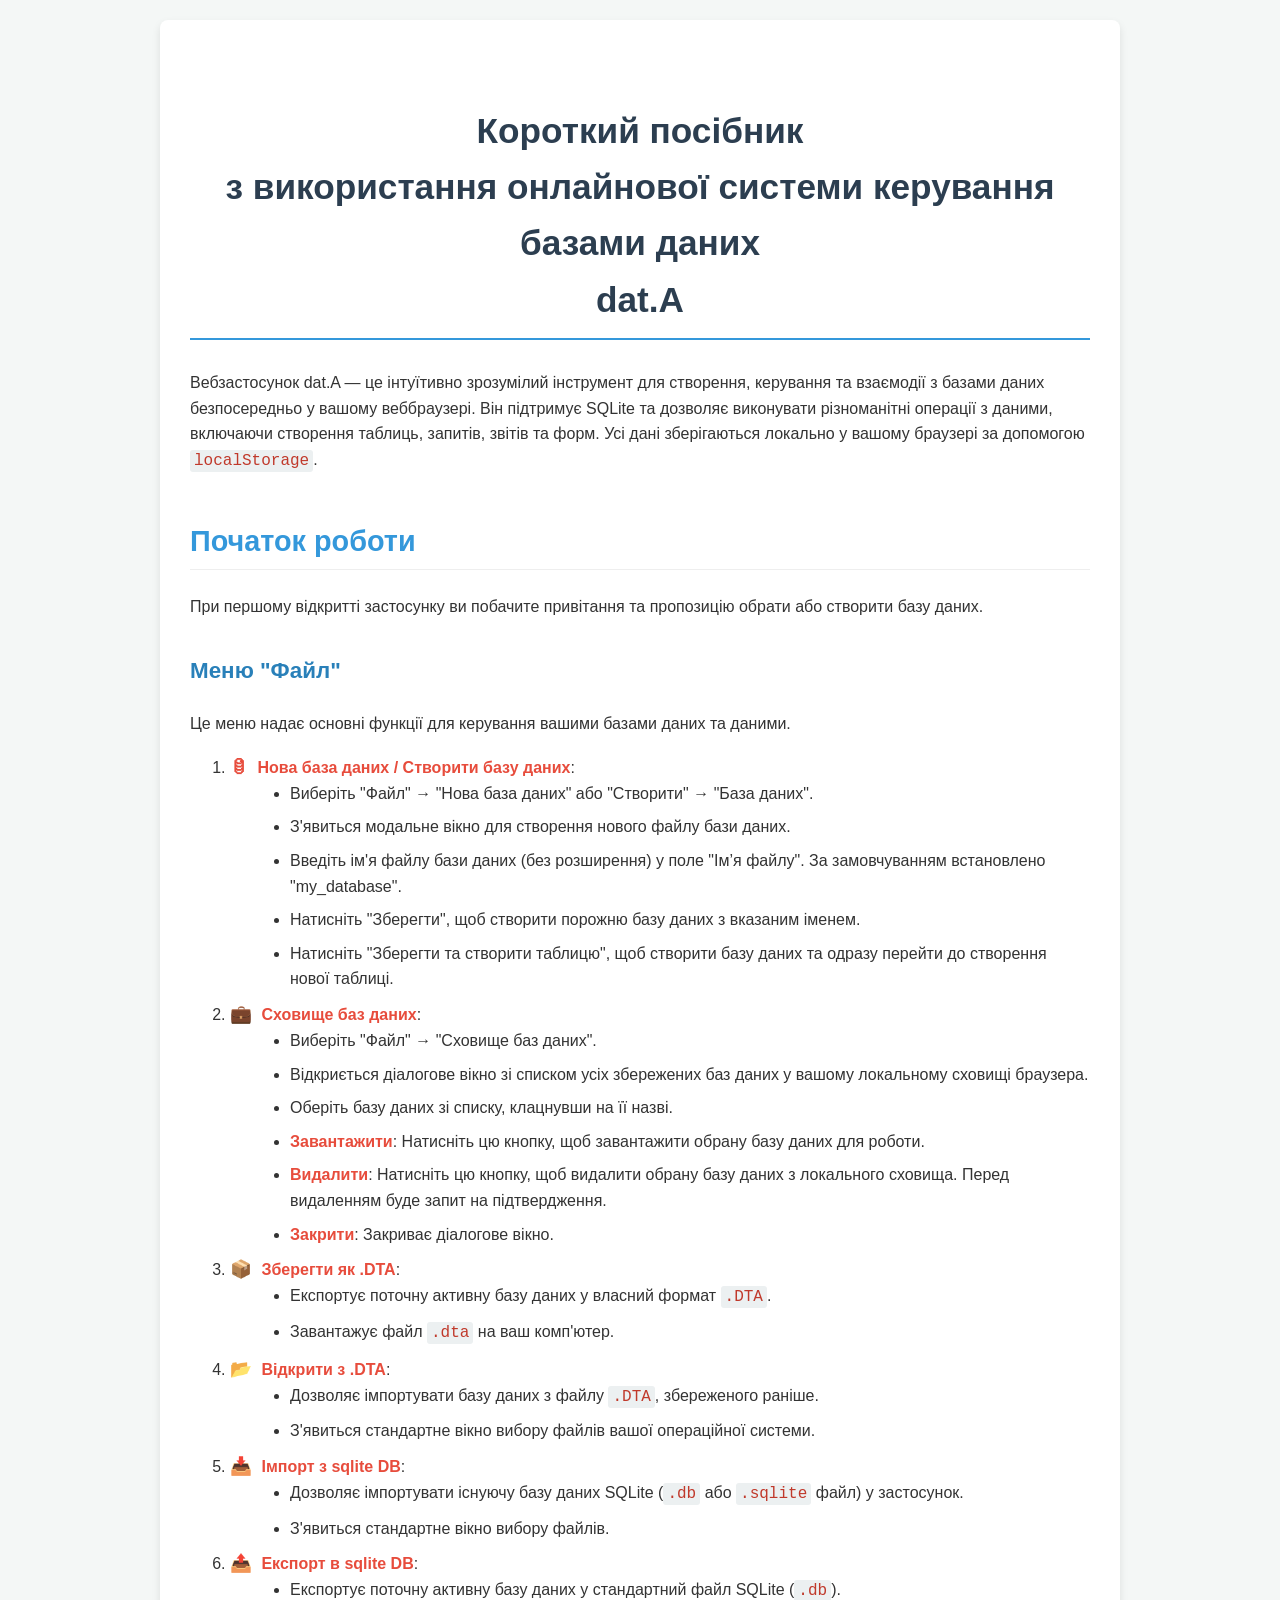
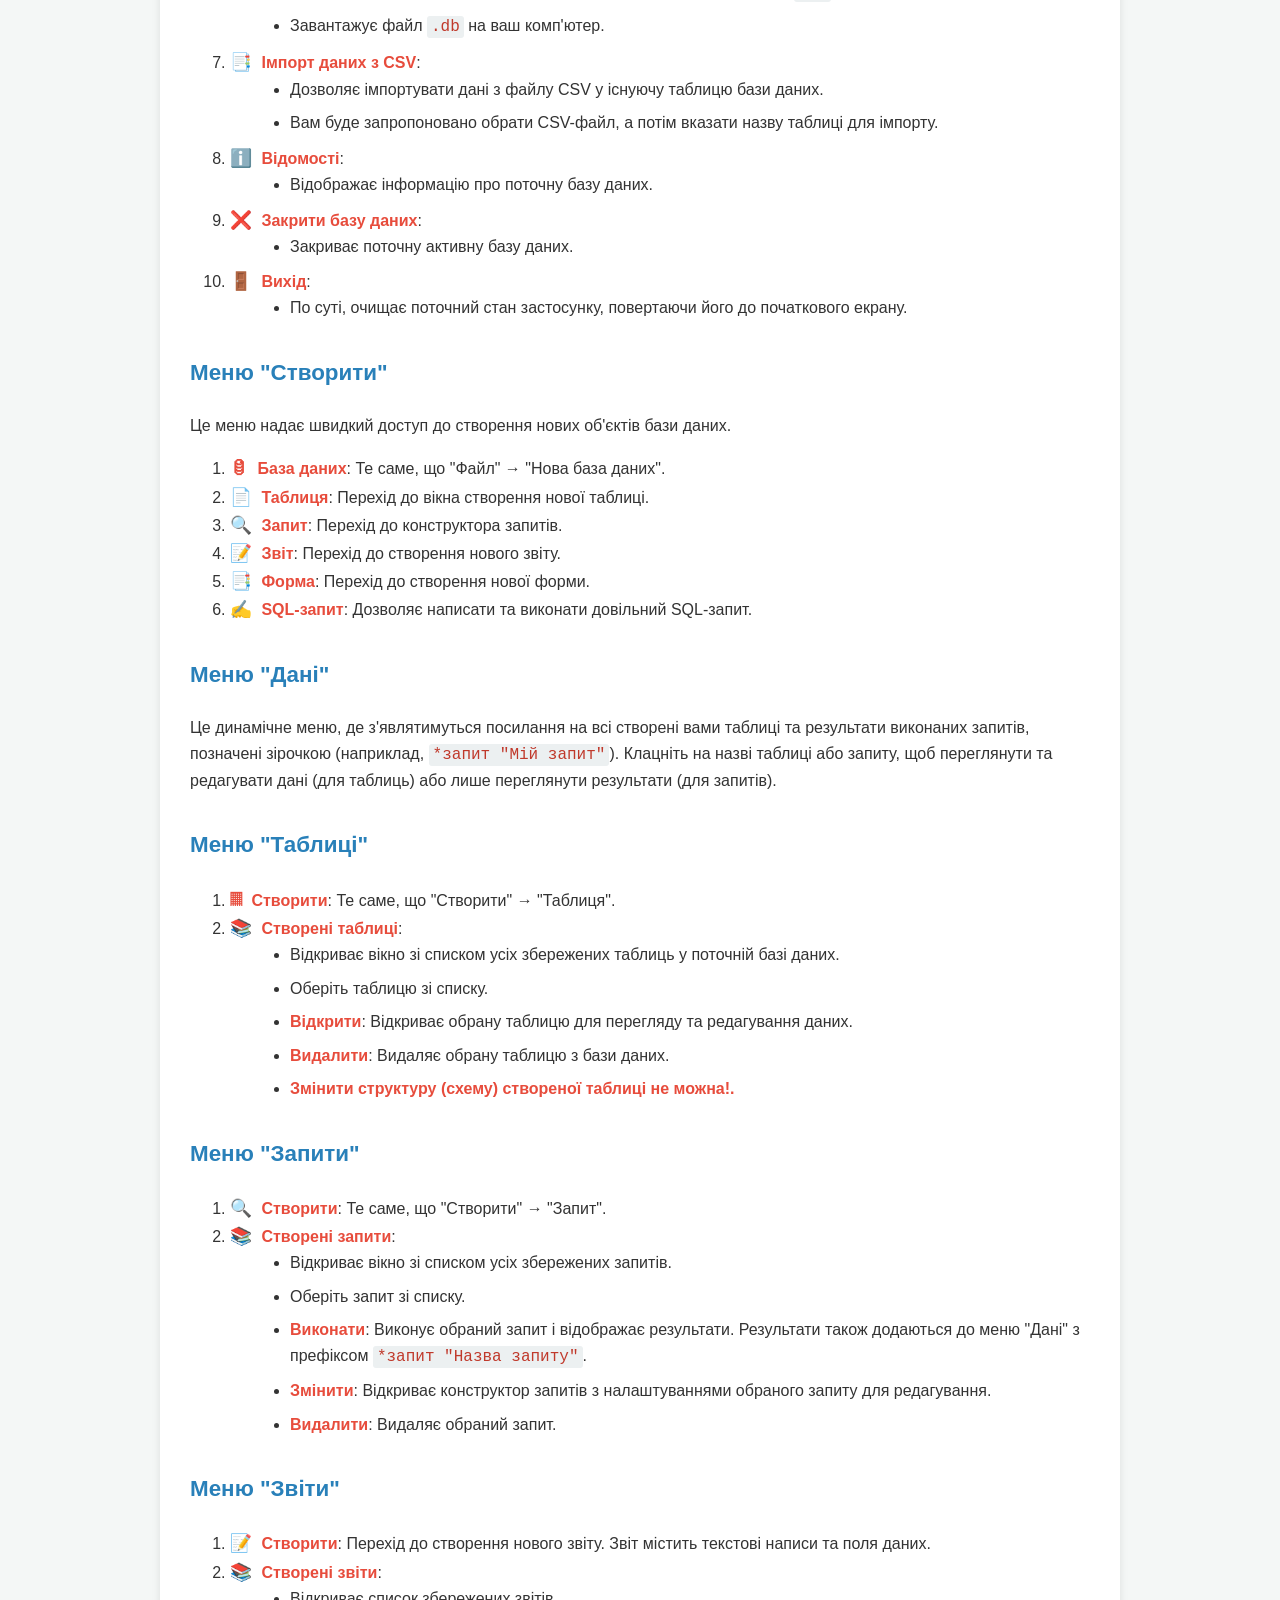
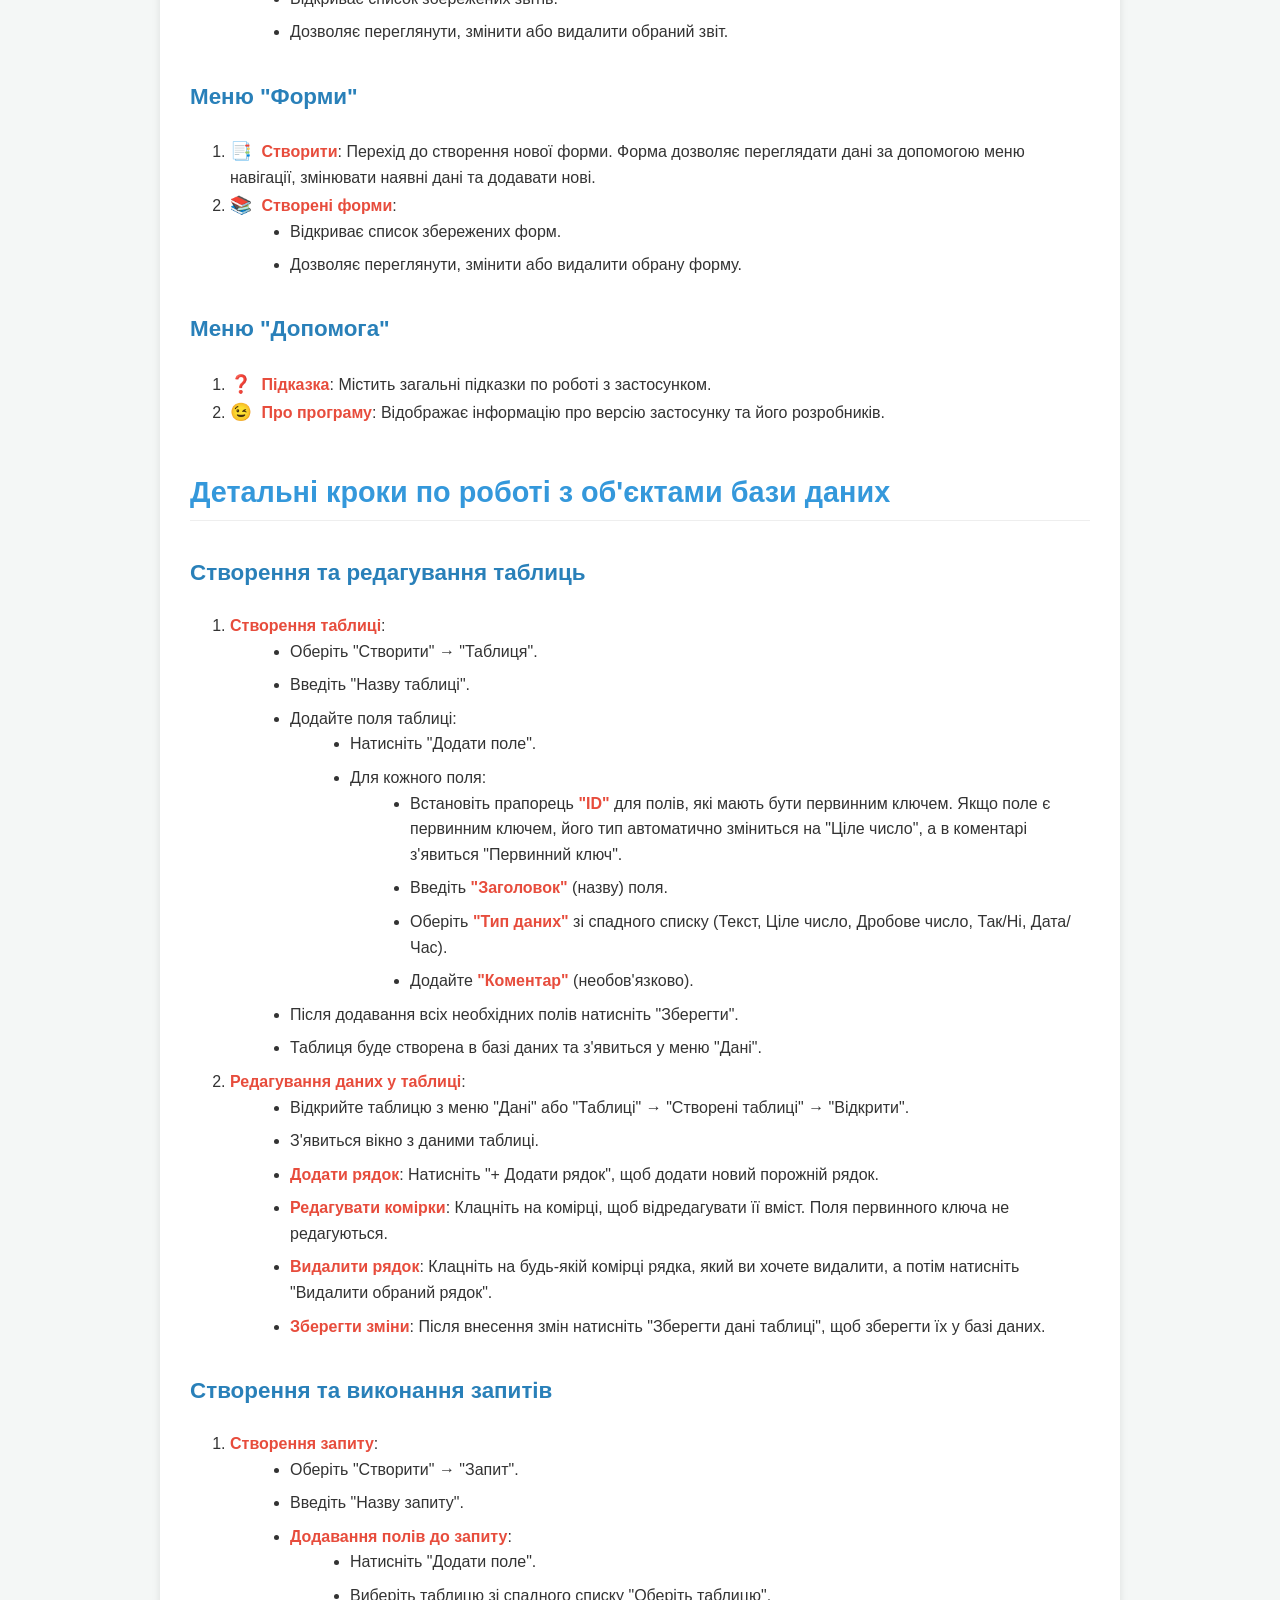
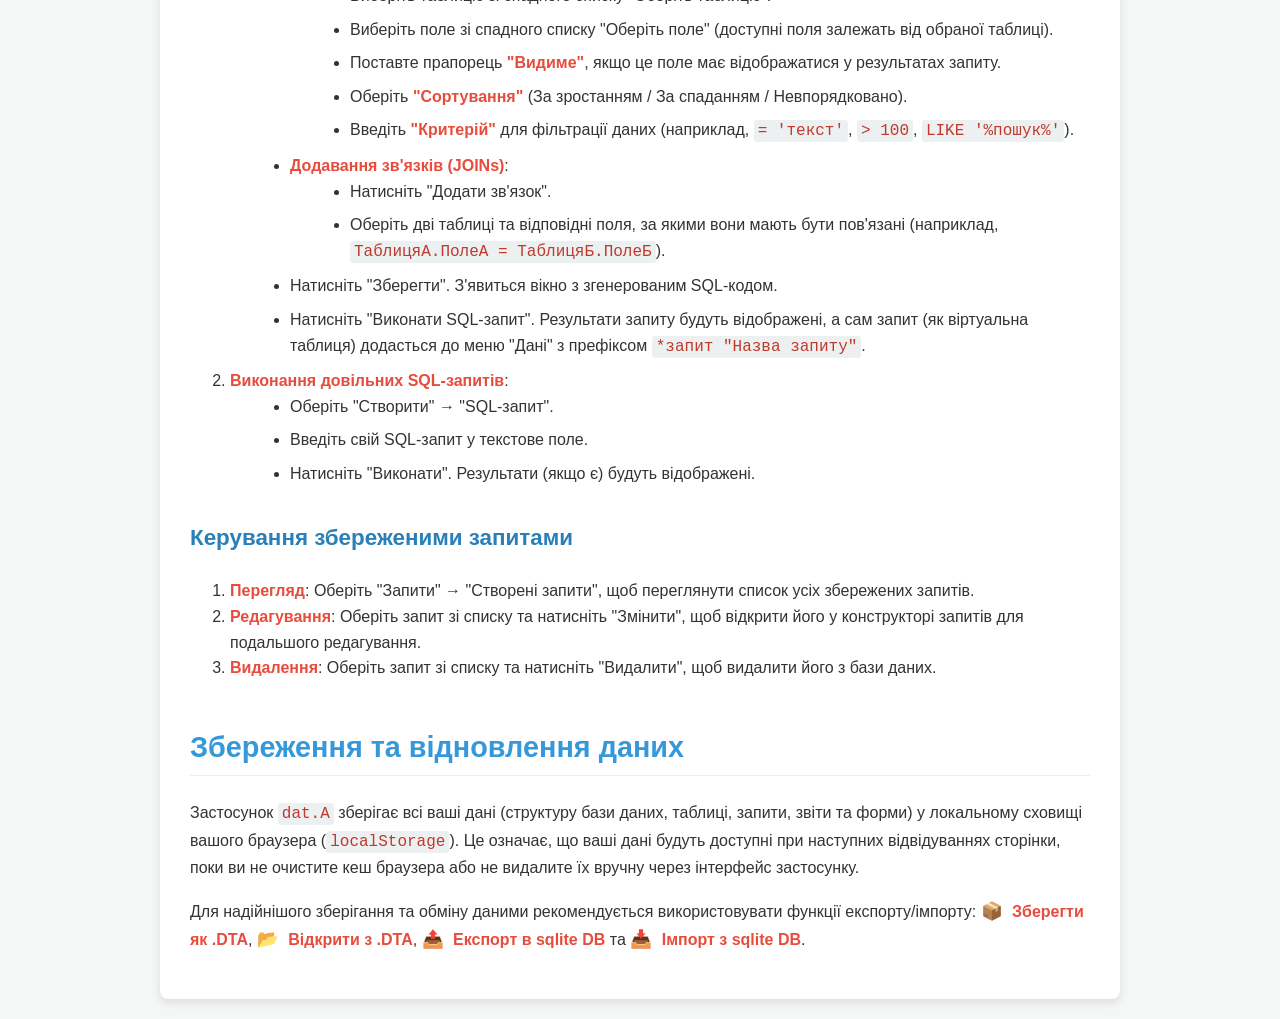
<file: testing/help.html>
<!DOCTYPE html>
<html lang="uk">
<head>
    <meta charset="UTF-8">
    <meta name="viewport" content="width=device-width, initial-scale=1.0">
    <title>Інструкція з використання dat.A</title>
    <style>
        body {
            font-family: 'Segoe UI', Tahoma, Geneva, Verdana, sans-serif;
            line-height: 1.6;
            margin: 20px;
            background-color: #f4f7f6;
            color: #333;
        }
        .container {
            max-width: 900px;
            margin: 0 auto;
            background-color: #fff;
            padding: 30px;
            border-radius: 8px;
            box-shadow: 0 4px 8px rgba(0, 0, 0, 0.1);
        }
        h1, h2, h3, h4 {
            color: #2c3e50;
            margin-top: 1.5em;
        }
        h1 {
            font-size: 2.2em;
            text-align: center;
            border-bottom: 2px solid #3498db;
            padding-bottom: 10px;
            margin-bottom: 30px;
        }
        h2 {
            font-size: 1.8em;
            color: #3498db;
            border-bottom: 1px solid #eee;
            padding-bottom: 5px;
        }
        h3 {
            font-size: 1.4em;
            color: #2980b9;
        }
        ul {
            list-style-type: disc;
            margin-left: 20px;
        }
        ul li {
            margin-bottom: 8px;
        }
        strong {
            color: #e74c3c;
        }
        code {
            background-color: #ecf0f1;
            padding: 2px 4px;
            border-radius: 3px;
            font-family: 'Consolas', 'Courier New', monospace;
            color: #c0392b;
        }
        p {
            margin-bottom: 1em;
        }
        .icon {
            font-size: 1.1em;
            margin-right: 5px;
        }
    </style>
</head>
<body>
    <div class="container">
        <h1>Короткий посібник</br>
        з використання онлайнової системи керування базами даних</br>
        dat.A</h1>

        <p>Вебзастосунок dat.A — це інтуїтивно зрозумілий інструмент для створення, керування та взаємодії з базами даних безпосередньо у вашому веббраузері. Він підтримує SQLite та дозволяє виконувати різноманітні операції з даними, включаючи створення таблиць, запитів, звітів та форм. Усі дані зберігаються локально у вашому браузері за допомогою <code>localStorage</code>.</p>

        <h2>Початок роботи</h2>
        <p>При першому відкритті застосунку ви побачите привітання та пропозицію обрати або створити базу даних.</p>

        <h3>Меню "Файл"</h3>
        <p>Це меню надає основні функції для керування вашими базами даних та даними.</p>
        <ol>
            <li><strong><span class="icon">🛢</span> Нова база даних / Створити базу даних</strong>:
                <ul>
                    <li>Виберіть "Файл" &rarr; "Нова база даних" або "Створити" &rarr; "База даних".</li>
                    <li>З'явиться модальне вікно для створення нового файлу бази даних.</li>
                    <li>Введіть ім'я файлу бази даних (без розширення) у поле "Ім’я файлу". За замовчуванням встановлено "my_database".</li>
                    <li>Натисніть "Зберегти", щоб створити порожню базу даних з вказаним іменем.</li>
                    <li>Натисніть "Зберегти та створити таблицю", щоб створити базу даних та одразу перейти до створення нової таблиці.</li>
                </ul>
            </li>
            <li><strong><span class="icon">💼</span> Сховище баз даних</strong>:
                <ul>
                    <li>Виберіть "Файл" &rarr; "Сховище баз даних".</li>
                    <li>Відкриється діалогове вікно зі списком усіх збережених баз даних у вашому локальному сховищі браузера.</li>
                    <li>Оберіть базу даних зі списку, клацнувши на її назві.</li>
                    <li><strong>Завантажити</strong>: Натисніть цю кнопку, щоб завантажити обрану базу даних для роботи.</li>
                    <li><strong>Видалити</strong>: Натисніть цю кнопку, щоб видалити обрану базу даних з локального сховища. Перед видаленням буде запит на підтвердження.</li>
                    <li><strong>Закрити</strong>: Закриває діалогове вікно.</li>
                </ul>
            </li>
            <li><strong><span class="icon">📦</span> Зберегти як .DTA</strong>:
                <ul>
                    <li>Експортує поточну активну базу даних у власний формат <code>.DTA</code>.</li>
                    <li>Завантажує файл <code>.dta</code> на ваш комп'ютер.</li>
                </ul>
            </li>
            <li><strong><span class="icon">📂</span> Відкрити з .DTA</strong>:
                <ul>
                    <li>Дозволяє імпортувати базу даних з файлу <code>.DTA</code>, збереженого раніше.</li>
                    <li>З'явиться стандартне вікно вибору файлів вашої операційної системи.</li>
                </ul>
            </li>
            <li><strong><span class="icon">📥</span> Імпорт з sqlite DB</strong>:
                <ul>
                    <li>Дозволяє імпортувати існуючу базу даних SQLite (<code>.db</code> або <code>.sqlite</code> файл) у застосунок.</li>
                    <li>З'явиться стандартне вікно вибору файлів.</li>
                </ul>
            </li>
            <li><strong><span class="icon">📤</span> Експорт в sqlite DB</strong>:
                <ul>
                    <li>Експортує поточну активну базу даних у стандартний файл SQLite (<code>.db</code>).</li>
                    <li>Завантажує файл <code>.db</code> на ваш комп'ютер.</li>
                </ul>
            </li>
            <li><strong><span class="icon">📑</span> Імпорт даних з CSV</strong>:
                <ul>
                    <li>Дозволяє імпортувати дані з файлу CSV у існуючу таблицю бази даних.</li>
                    <li>Вам буде запропоновано обрати CSV-файл, а потім вказати назву таблиці для імпорту.</li>
                </ul>
            </li>
            <li><strong><span class="icon">ℹ️</span> Відомості</strong>:
                <ul>
                    <li>Відображає інформацію про поточну базу даних.</li>
                </ul>
            </li>
            <li><strong><span class="icon">❌</span> Закрити базу даних</strong>:
                <ul>
                    <li>Закриває поточну активну базу даних.</li>
                </ul>
            </li>
            <li><strong><span class="icon">🚪</span> Вихід</strong>:
                <ul>
                    <li>По суті, очищає поточний стан застосунку, повертаючи його до початкового екрану.</li>
                </ul>
            </li>
        </ol>

        <h3>Меню "Створити"</h3>
        <p>Це меню надає швидкий доступ до створення нових об'єктів бази даних.</p>
        <ol>
            <li><strong><span class="icon">🛢</span> База даних</strong>: Те саме, що "Файл" &rarr; "Нова база даних".</li>
            <li><strong><span class="icon">📄</span> Таблиця</strong>: Перехід до вікна створення нової таблиці.</li>
            <li><strong><span class="icon">🔍</span> Запит</strong>: Перехід до конструктора запитів.</li>
            <li><strong><span class="icon">📝</span> Звіт</strong>: Перехід до створення нового звіту.</li>
            <li><strong><span class="icon">📑</span> Форма</strong>: Перехід до створення нової форми.</li>
            <li><strong><span class="icon">✍️</span> SQL-запит</strong>: Дозволяє написати та виконати довільний SQL-запит.</li>
        </ol>

        <h3>Меню "Дані"</h3>
        <p>Це динамічне меню, де з'являтимуться посилання на всі створені вами таблиці та результати виконаних запитів, позначені зірочкою (наприклад, <code>*запит "Мій запит"</code>). Клацніть на назві таблиці або запиту, щоб переглянути та редагувати дані (для таблиць) або лише переглянути результати (для запитів).</p>

        <h3>Меню "Таблиці"</h3>
        <ol>
            <li><strong><span class="icon">𝄜</span> Створити</strong>: Те саме, що "Створити" &rarr; "Таблиця".</li>
            <li><strong><span class="icon">📚</span> Створені таблиці</strong>:
                <ul>
                    <li>Відкриває вікно зі списком усіх збережених таблиць у поточній базі даних.</li>
                    <li>Оберіть таблицю зі списку.</li>
                    <li><strong>Відкрити</strong>: Відкриває обрану таблицю для перегляду та редагування даних.</li>                    
                    <li><strong>Видалити</strong>: Видаляє обрану таблицю з бази даних.</li>
                    <li><strong>Змінити структуру (схему) створеної таблиці не можна!.</strong></li>
                </ul>
            </li>
        </ol>

        <h3>Меню "Запити"</h3>
        <ol>
            <li><strong><span class="icon">🔍</span> Створити</strong>: Те саме, що "Створити" &rarr; "Запит".</li>
            <li><strong><span class="icon">📚</span> Створені запити</strong>:
                <ul>
                    <li>Відкриває вікно зі списком усіх збережених запитів.</li>
                    <li>Оберіть запит зі списку.</li>
                    <li><strong>Виконати</strong>: Виконує обраний запит і відображає результати. Результати також додаються до меню "Дані" з префіксом <code>*запит "Назва запиту"</code>.</li>
                    <li><strong>Змінити</strong>: Відкриває конструктор запитів з налаштуваннями обраного запиту для редагування.</li>
                    <li><strong>Видалити</strong>: Видаляє обраний запит.</li>
                </ul>
            </li>
        </ol>

        <h3>Меню "Звіти"</h3>
        <ol>
            <li><strong><span class="icon">📝</span> Створити</strong>: Перехід до створення нового звіту. Звіт містить текстові написи та поля даних.</li>
            <li><strong><span class="icon">📚</span> Створені звіти</strong>:
                <ul>
                    <li>Відкриває список збережених звітів.</li>
                    <li>Дозволяє переглянути, змінити або видалити обраний звіт.</li>
                </ul>
            </li>
        </ol>

        <h3>Меню "Форми"</h3>
        <ol>
            <li><strong><span class="icon">📑</span> Створити</strong>: Перехід до створення нової форми. Форма дозволяє переглядати дані за допомогою меню навігації, змінювати наявні дані та додавати нові.</li>
            <li><strong><span class="icon">📚</span> Створені форми</strong>:
                <ul>
                    <li>Відкриває список збережених форм.</li>
                    <li>Дозволяє переглянути, змінити або видалити обрану форму.</li>
                </ul>
            </li>
        </ol>

        <h3>Меню "Допомога"</h3>
        <ol>
            <li><strong><span class="icon">❓</span> Підказка</strong>: Містить загальні підказки по роботі з застосунком.</li>
            <li><strong><span class="icon">😉</span> Про програму</strong>: Відображає інформацію про версію застосунку та його розробників.</li>
        </ol>

        <h2>Детальні кроки по роботі з об'єктами бази даних</h2>

        <h3>Створення та редагування таблиць</h3>
        <ol>
            <li><strong>Створення таблиці</strong>:
                <ul>
                    <li>Оберіть "Створити" &rarr; "Таблиця".</li>
                    <li>Введіть "Назву таблиці".</li>
                    <li>Додайте поля таблиці:
                        <ul>
                            <li>Натисніть "Додати поле".</li>
                            <li>Для кожного поля:
                                <ul>
                                    <li>Встановіть прапорець <strong>"ID"</strong> для полів, які мають бути первинним ключем. Якщо поле є первинним ключем, його тип автоматично зміниться на "Ціле число", а в коментарі з'явиться "Первинний ключ".</li>
                                    <li>Введіть <strong>"Заголовок"</strong> (назву) поля.</li>
                                    <li>Оберіть <strong>"Тип даних"</strong> зі спадного списку (Текст, Ціле число, Дробове число, Так/Ні, Дата/Час).</li>
                                    <li>Додайте <strong>"Коментар"</strong> (необов'язково).</li>
                                </ul>
                            </li>
                        </ul>
                    </li>
                    <li>Після додавання всіх необхідних полів натисніть "Зберегти".</li>
                    <li>Таблиця буде створена в базі даних та з'явиться у меню "Дані".</li>
                </ul>
            </li>
            <li><strong>Редагування даних у таблиці</strong>:
                <ul>
                    <li>Відкрийте таблицю з меню "Дані" або "Таблиці" &rarr; "Створені таблиці" &rarr; "Відкрити".</li>
                    <li>З'явиться вікно з даними таблиці.</li>
                    <li><strong>Додати рядок</strong>: Натисніть "+ Додати рядок", щоб додати новий порожній рядок.</li>
                    <li><strong>Редагувати комірки</strong>: Клацніть на комірці, щоб відредагувати її вміст. Поля первинного ключа не редагуються.</li>
                    <li><strong>Видалити рядок</strong>: Клацніть на будь-якій комірці рядка, який ви хочете видалити, а потім натисніть "Видалити обраний рядок".</li>
                    <li><strong>Зберегти зміни</strong>: Після внесення змін натисніть "Зберегти дані таблиці", щоб зберегти їх у базі даних.</li>
                </ul>
            </li>
        </ol>

        <h3>Створення та виконання запитів</h3>
        <ol>
            <li><strong>Створення запиту</strong>:
                <ul>
                    <li>Оберіть "Створити" &rarr; "Запит".</li>
                    <li>Введіть "Назву запиту".</li>
                    <li><strong>Додавання полів до запиту</strong>:
                        <ul>
                            <li>Натисніть "Додати поле".</li>
                            <li>Виберіть таблицю зі спадного списку "Оберіть таблицю".</li>
                            <li>Виберіть поле зі спадного списку "Оберіть поле" (доступні поля залежать від обраної таблиці).</li>
                            <li>Поставте прапорець <strong>"Видиме"</strong>, якщо це поле має відображатися у результатах запиту.</li>
                            <li>Оберіть <strong>"Сортування"</strong> (За зростанням / За спаданням / Невпорядковано).</li>
                            <li>Введіть <strong>"Критерій"</strong> для фільтрації даних (наприклад, <code>= 'текст'</code>, <code>&gt; 100</code>, <code>LIKE '%пошук%'</code>).</li>
                        </ul>
                    </li>
                    <li><strong>Додавання зв'язків (JOINs)</strong>:
                        <ul>
                            <li>Натисніть "Додати зв'язок".</li>
                            <li>Оберіть дві таблиці та відповідні поля, за якими вони мають бути пов'язані (наприклад, <code>ТаблицяА.ПолеА = ТаблицяБ.ПолеБ</code>).</li>
                        </ul>
                    </li>
                    <li>Натисніть "Зберегти". З'явиться вікно з згенерованим SQL-кодом.</li>
                    <li>Натисніть "Виконати SQL-запит". Результати запиту будуть відображені, а сам запит (як віртуальна таблиця) додасться до меню "Дані" з префіксом <code>*запит "Назва запиту"</code>.</li>
                </ul>
            </li>
            <li><strong>Виконання довільних SQL-запитів</strong>:
                <ul>
                    <li>Оберіть "Створити" &rarr; "SQL-запит".</li>
                    <li>Введіть свій SQL-запит у текстове поле.</li>
                    <li>Натисніть "Виконати". Результати (якщо є) будуть відображені.</li>
                </ul>
            </li>
        </ol>

        <h3>Керування збереженими запитами</h3>
        <ol>
            <li><strong>Перегляд</strong>: Оберіть "Запити" &rarr; "Створені запити", щоб переглянути список усіх збережених запитів.</li>
            <li><strong>Редагування</strong>: Оберіть запит зі списку та натисніть "Змінити", щоб відкрити його у конструкторі запитів для подальшого редагування.</li>
            <li><strong>Видалення</strong>: Оберіть запит зі списку та натисніть "Видалити", щоб видалити його з бази даних.</li>
        </ol>

        <h2>Збереження та відновлення даних</h2>
        <p>Застосунок <code>dat.A</code> зберігає всі ваші дані (структуру бази даних, таблиці, запити, звіти та форми) у локальному сховищі вашого браузера (<code>localStorage</code>). Це означає, що ваші дані будуть доступні при наступних відвідуваннях сторінки, поки ви не очистите кеш браузера або не видалите їх вручну через інтерфейс застосунку.</p>
        <p>Для надійнішого зберігання та обміну даними рекомендується використовувати функції експорту/імпорту: <strong><span class="icon">📦</span> Зберегти як .DTA</strong>, <strong><span class="icon">📂</span> Відкрити з .DTA</strong>, <strong><span class="icon">📤</span> Експорт в sqlite DB</strong> та <strong><span class="icon">📥</span> Імпорт з sqlite DB</strong>.</p>
    </div>
</body>
</html>
</file>
